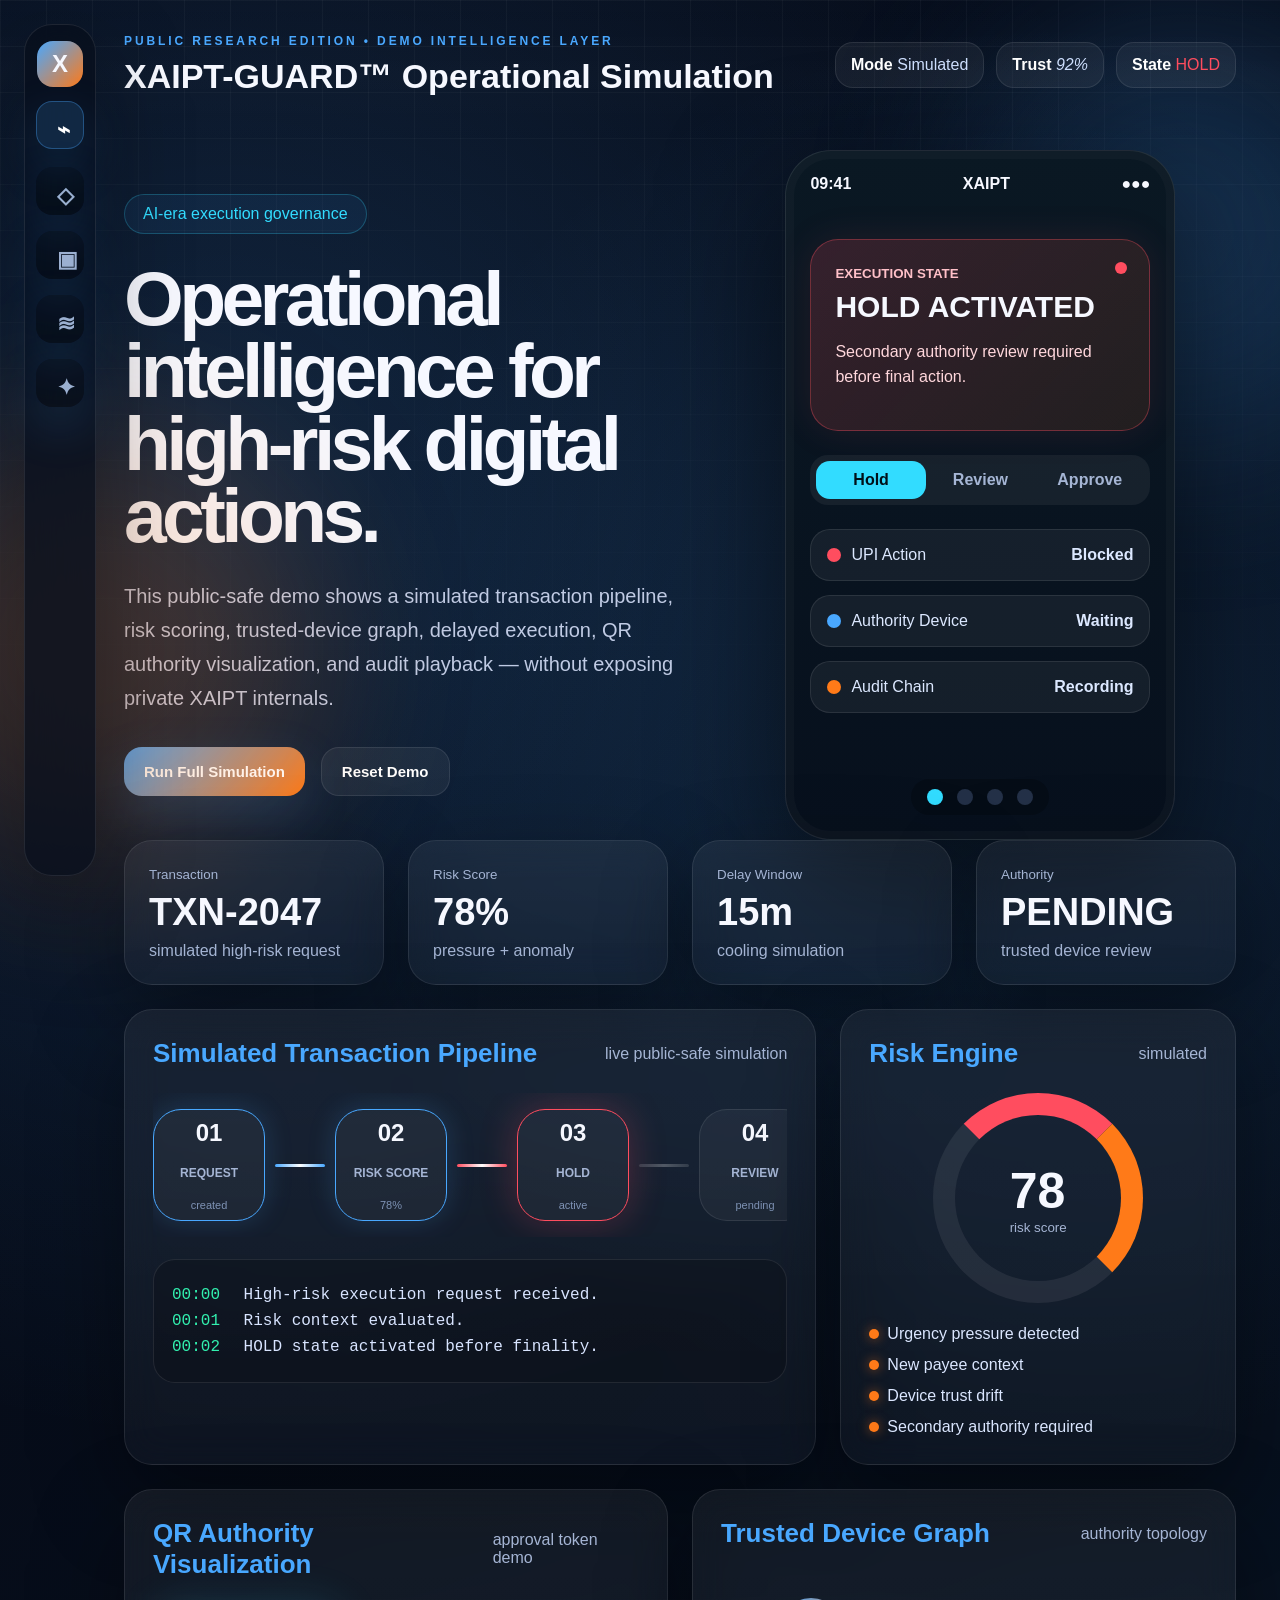
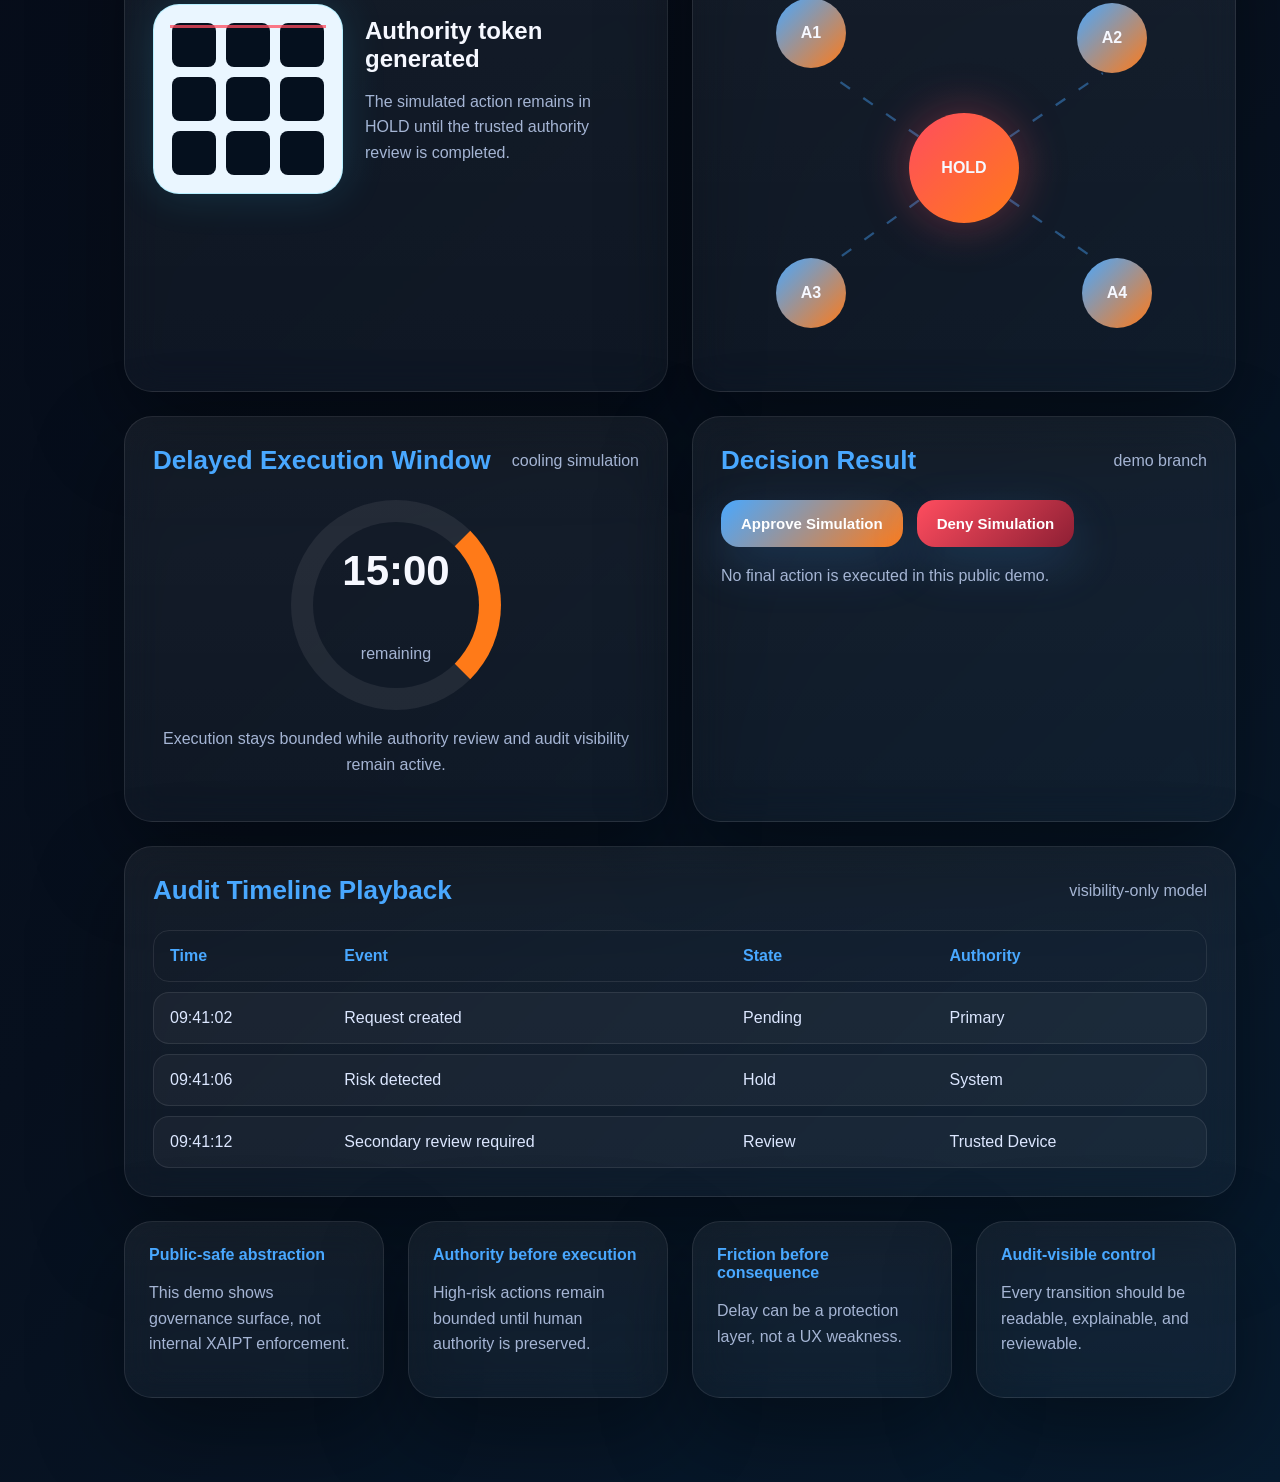
<file: public-demo/index.html>
<!DOCTYPE html>
<html lang="en">
<head>
  <meta charset="UTF-8" />
  <meta name="viewport" content="width=device-width, initial-scale=1.0" />
  <title>XAIPT-GUARD™ — Demo Intelligence Layer</title>
  <link rel="stylesheet" href="styles.css" />
</head>
<body>
  <div class="grid-layer"></div>
  <div class="ambient blue"></div>
  <div class="ambient orange"></div>
  <div class="scanline"></div>

  <aside class="rail">
    <div class="logo">X</div>
    <button class="nav active" data-target="hero">⌁</button>
    <button class="nav" data-target="pipeline">◇</button>
    <button class="nav" data-target="qr">▣</button>
    <button class="nav" data-target="audit">≋</button>
    <button class="nav" data-target="doctrine">✦</button>
  </aside>

  <main class="page">
    <header class="topbar">
      <div>
        <p class="kicker">PUBLIC RESEARCH EDITION • DEMO INTELLIGENCE LAYER</p>
        <h1>XAIPT-GUARD™ Operational Simulation</h1>
      </div>
      <div class="top-metrics">
        <span><b>Mode</b> Simulated</span>
        <span><b>Trust</b> <i id="topTrust">92%</i></span>
        <span class="danger"><b>State</b> <i id="topState">HOLD</i></span>
      </div>
    </header>

    <section id="hero" class="hero">
      <div class="hero-copy">
        <span class="chip">AI-era execution governance</span>
        <h2>Operational intelligence for high-risk digital actions.</h2>
        <p>
          This public-safe demo shows a simulated transaction pipeline, risk scoring,
          trusted-device graph, delayed execution, QR authority visualization,
          and audit playback — without exposing private XAIPT internals.
        </p>
        <div class="action-row">
          <button id="runDemo">Run Full Simulation</button>
          <button class="ghost" id="resetDemo">Reset Demo</button>
        </div>
      </div>

      <div class="phone-stage">
        <div class="phone">
          <div class="phone-top"><span>09:41</span><b>XAIPT</b><span>●●●</span></div>
          <div class="phone-alert">
            <small>Execution State</small>
            <strong id="phoneState">HOLD ACTIVATED</strong>
            <p id="phoneMsg">Secondary authority review required before final action.</p>
            <div class="ping"></div>
          </div>
          <div class="segments">
            <span id="segHold" class="active">Hold</span>
            <span id="segReview">Review</span>
            <span id="segApprove">Approve</span>
          </div>
          <div class="mobile-list">
            <div><i class="red"></i><span>UPI Action</span><b id="upiState">Blocked</b></div>
            <div><i class="blue"></i><span>Authority Device</span><b id="authState">Waiting</b></div>
            <div><i class="orange"></i><span>Audit Chain</span><b id="auditState">Recording</b></div>
          </div>
          <div class="dock"><i class="active"></i><i></i><i></i><i></i></div>
        </div>
      </div>
    </section>

    <section class="stats">
      <div class="stat"><small>Transaction</small><strong id="txnId">TXN-2047</strong><span>simulated high-risk request</span></div>
      <div class="stat"><small>Risk Score</small><strong id="riskText">78%</strong><span id="riskReason">pressure + anomaly</span></div>
      <div class="stat"><small>Delay Window</small><strong id="delayText">15m</strong><span>cooling simulation</span></div>
      <div class="stat"><small>Authority</small><strong id="authorityText">PENDING</strong><span>trusted device review</span></div>
    </section>

    <section id="pipeline" class="runtime-grid">
      <div class="panel wide">
        <div class="panel-head">
          <h3>Simulated Transaction Pipeline</h3>
          <span id="pipelineStatus">live public-safe simulation</span>
        </div>

        <div class="pipeline">
          <div class="pipe-step active" id="stepRequest"><b>01</b><span>REQUEST</span><em>created</em></div>
          <div class="pipe-line active"></div>
          <div class="pipe-step active" id="stepRisk"><b>02</b><span>RISK SCORE</span><em>78%</em></div>
          <div class="pipe-line hold"></div>
          <div class="pipe-step hold" id="stepHold"><b>03</b><span>HOLD</span><em>active</em></div>
          <div class="pipe-line muted" id="lineReview"></div>
          <div class="pipe-step" id="stepReview"><b>04</b><span>REVIEW</span><em>pending</em></div>
          <div class="pipe-line muted" id="lineExecute"></div>
          <div class="pipe-step" id="stepExecute"><b>05</b><span>EXECUTE</span><em>locked</em></div>
        </div>

        <div class="console" id="console">
          <p><span>00:00</span> High-risk execution request received.</p>
          <p><span>00:01</span> Risk context evaluated.</p>
          <p><span>00:02</span> HOLD state activated before finality.</p>
        </div>
      </div>

      <div class="panel">
        <div class="panel-head"><h3>Risk Engine</h3><span>simulated</span></div>
        <div class="risk-meter">
          <div><strong id="riskNumber">78</strong><small>risk score</small></div>
        </div>
        <ul class="risk-list" id="riskList">
          <li>Urgency pressure detected</li>
          <li>New payee context</li>
          <li>Device trust drift</li>
          <li>Secondary authority required</li>
        </ul>
      </div>
    </section>

    <section id="qr" class="split">
      <div class="panel">
        <div class="panel-head"><h3>QR Authority Visualization</h3><span>approval token demo</span></div>
        <div class="qr-wrap">
          <div class="qr" id="qrBox">
            <i></i><i></i><i></i><i></i><i></i><i></i><i></i><i></i><i></i>
          </div>
          <div class="qr-copy">
            <strong id="qrTitle">Authority token generated</strong>
            <p id="qrDesc">The simulated action remains in HOLD until the trusted authority review is completed.</p>
          </div>
        </div>
      </div>

      <div class="panel">
        <div class="panel-head"><h3>Trusted Device Graph</h3><span>authority topology</span></div>
        <div class="topology">
          <svg viewBox="0 0 420 280">
            <path class="s1" d="M210 140 L92 58" />
            <path class="s2" d="M210 140 L330 58" />
            <path class="s3" d="M210 140 L96 222" />
            <path class="s4" d="M210 140 L328 222" />
          </svg>
          <div class="core" id="coreNode">HOLD</div>
          <div class="orbit o1">A1</div>
          <div class="orbit o2">A2</div>
          <div class="orbit o3">A3</div>
          <div class="orbit o4">A4</div>
        </div>
      </div>
    </section>

    <section class="split">
      <div class="panel">
        <div class="panel-head"><h3>Delayed Execution Window</h3><span>cooling simulation</span></div>
        <div class="delay-box">
          <div class="delay-ring"><strong id="delayMinutes">15:00</strong><span>remaining</span></div>
          <p>Execution stays bounded while authority review and audit visibility remain active.</p>
        </div>
      </div>

      <div class="panel">
        <div class="panel-head"><h3>Decision Result</h3><span>demo branch</span></div>
        <div class="decision-actions">
          <button id="approveBtn">Approve Simulation</button>
          <button class="deny" id="denyBtn">Deny Simulation</button>
        </div>
        <p class="decision-note" id="decisionNote">No final action is executed in this public demo.</p>
      </div>
    </section>

    <section id="audit" class="panel audit">
      <div class="panel-head"><h3>Audit Timeline Playback</h3><span>visibility-only model</span></div>
      <div class="audit-table" id="auditTable">
        <div class="row head"><span>Time</span><span>Event</span><span>State</span><span>Authority</span></div>
        <div class="row"><span>09:41:02</span><span>Request created</span><span>Pending</span><span>Primary</span></div>
        <div class="row"><span>09:41:06</span><span>Risk detected</span><span>Hold</span><span>System</span></div>
        <div class="row"><span>09:41:12</span><span>Secondary review required</span><span>Review</span><span>Trusted Device</span></div>
      </div>
    </section>

    <section id="doctrine" class="doctrine">
      <div><b>Public-safe abstraction</b><p>This demo shows governance surface, not internal XAIPT enforcement.</p></div>
      <div><b>Authority before execution</b><p>High-risk actions remain bounded until human authority is preserved.</p></div>
      <div><b>Friction before consequence</b><p>Delay can be a protection layer, not a UX weakness.</p></div>
      <div><b>Audit-visible control</b><p>Every transition should be readable, explainable, and reviewable.</p></div>
    </section>
  </main>

  <nav class="mobile-tabs">
    <button class="active" data-target="hero">Home</button>
    <button data-target="pipeline">Flow</button>
    <button data-target="qr">QR</button>
    <button data-target="audit">Audit</button>
  </nav>

  <script src="app.js"></script>
</body>
</html>
</file>
<file: public-demo/styles.css>
:root{
  --bg:#040815; --panel:#0a1221; --line:rgba(255,255,255,.09); --text:#f6f8ff;
  --muted:#a5b5d4; --blue:#49a8ff; --cyan:#32dcff; --orange:#ff7a18;
  --red:#ff4d5f; --green:#32f0af; --shadow:0 34px 90px rgba(0,0,0,.38);
}
*{box-sizing:border-box}
html{scroll-behavior:smooth}
body{
  margin:0; color:var(--text); font-family:Inter,Segoe UI,Arial,sans-serif; overflow-x:hidden;
  background:radial-gradient(circle at 18% 16%,rgba(73,168,255,.18),transparent 34%),
             radial-gradient(circle at 82% 24%,rgba(73,168,255,.13),transparent 28%),
             linear-gradient(135deg,#050814,#07101e 62%,#071b2f);
}
.grid-layer{position:fixed;inset:0;pointer-events:none;background-image:linear-gradient(rgba(255,255,255,.035) 1px,transparent 1px),linear-gradient(90deg,rgba(255,255,255,.035) 1px,transparent 1px);background-size:46px 46px;mask-image:linear-gradient(to bottom,#000,transparent 92%)}
.ambient{position:fixed;width:430px;height:430px;border-radius:50%;filter:blur(92px);opacity:.20;pointer-events:none}.blue{right:-120px;top:2%;background:var(--blue)}.orange{left:-120px;bottom:4%;background:var(--orange)}
.scanline{position:fixed;inset:0;pointer-events:none;background:linear-gradient(to bottom,transparent,rgba(255,255,255,.035),transparent);height:150px;animation:scan 7s linear infinite;opacity:.34}
.rail{position:fixed;left:24px;top:24px;bottom:24px;width:72px;border:1px solid var(--line);background:rgba(8,14,28,.74);backdrop-filter:blur(18px);border-radius:28px;display:flex;flex-direction:column;align-items:center;padding:16px 10px;gap:16px;z-index:20;box-shadow:var(--shadow)}
.logo{width:46px;height:46px;border-radius:16px;background:linear-gradient(135deg,var(--blue),var(--orange));display:grid;place-items:center;font-weight:900;font-size:24px}
.nav{width:48px;height:48px;border-radius:16px;border:1px solid transparent;background:rgba(0,0,0,.13);color:#9bb0d1;font-size:22px;cursor:pointer;transition:.25s}
.nav:hover,.nav.active{background:rgba(73,168,255,.16);border-color:rgba(73,168,255,.34);color:white;transform:translateY(-2px)}
.page{padding:34px 44px 84px 124px;max-width:1880px;margin:auto}
.topbar{display:flex;align-items:center;justify-content:space-between;margin-bottom:54px;gap:24px}
.kicker{margin:0 0 9px;color:var(--blue);letter-spacing:.24em;font-size:12px;font-weight:900}.topbar h1{font-size:34px;margin:0}
.top-metrics{display:flex;gap:12px;flex-wrap:wrap}.top-metrics span{border:1px solid var(--line);background:rgba(255,255,255,.055);border-radius:18px;padding:13px 15px;color:#cfe0ff;position:relative;overflow:hidden}.top-metrics span:before{content:"";position:absolute;inset:0;background:linear-gradient(90deg,transparent,rgba(255,255,255,.08),transparent);transform:translateX(-120%);animation:sweep 4.8s infinite}.top-metrics b{color:white}.top-metrics .danger i{color:var(--red);font-style:normal}
.hero{display:grid;grid-template-columns:1.05fr .95fr;gap:36px;align-items:center;min-height:560px}.chip{display:inline-flex;border:1px solid rgba(50,220,255,.25);color:var(--cyan);background:rgba(73,168,255,.08);padding:10px 18px;border-radius:999px;margin-bottom:28px}
.hero-copy h2{font-size:clamp(44px,6vw,92px);line-height:.94;margin:0 0 28px;letter-spacing:-.06em}.hero-copy p{font-size:20px;color:#c0cbe4;line-height:1.7;max-width:800px}.hero-copy strong{color:#fff}.action-row{display:flex;gap:16px;flex-wrap:wrap;margin-top:32px}
button{border:none;border-radius:18px;padding:15px 20px;background:linear-gradient(135deg,var(--blue),var(--orange));color:#fff;font-weight:900;font-size:15px;cursor:pointer;box-shadow:0 18px 50px rgba(73,168,255,.18);transition:.25s}.ghost{background:rgba(255,255,255,.06);border:1px solid var(--line);box-shadow:none}.deny{background:linear-gradient(135deg,var(--red),#8d1f34)}button:hover{transform:translateY(-3px);filter:brightness(1.08)}
.phone-stage{display:grid;place-items:center}.phone{width:min(390px,86vw);height:690px;border:1px solid rgba(255,255,255,.11);background:linear-gradient(180deg,#0a1823,#07101d);border-radius:46px;padding:24px;box-shadow:0 40px 120px rgba(0,0,0,.55),inset 0 0 0 8px rgba(255,255,255,.025);position:relative;overflow:hidden;animation:floatPhone 6s ease-in-out infinite}.phone-top{display:flex;justify-content:space-between;font-weight:900;position:relative;z-index:2}
.phone-alert{position:relative;margin-top:46px;border-radius:28px;padding:24px;background:linear-gradient(135deg,rgba(255,77,95,.18),rgba(255,122,24,.1));border:1px solid rgba(255,77,95,.35);box-shadow:0 0 38px rgba(255,77,95,.10)}.phone-alert small{color:#ffc0c8;text-transform:uppercase;font-weight:900}.phone-alert strong{display:block;font-size:30px;margin:8px 0}.phone-alert p{color:#ffd7dc;line-height:1.55}.ping{position:absolute;right:22px;top:22px;width:12px;height:12px;border-radius:50%;background:var(--red);animation:ping 1.8s infinite}
.segments{display:flex;background:rgba(255,255,255,.055);border-radius:18px;margin:24px 0;padding:6px}.segments span{flex:1;text-align:center;padding:10px;border-radius:14px;color:var(--muted);font-weight:900}.segments .active{background:var(--cyan);color:#001018}.mobile-list{display:grid;gap:14px}.mobile-list div{display:grid;grid-template-columns:auto 1fr auto;align-items:center;gap:10px;background:rgba(255,255,255,.055);border:1px solid var(--line);padding:16px;border-radius:20px;color:#dce8ff}.mobile-list i{width:14px;height:14px;border-radius:50%;display:inline-block}.red{background:var(--red)}.blue{background:var(--blue)}.orange{background:var(--orange)}.dock{position:absolute;bottom:24px;left:50%;transform:translateX(-50%);display:flex;gap:14px;background:rgba(0,0,0,.22);padding:10px 16px;border-radius:999px}.dock i{width:16px;height:16px;border-radius:50%;background:#243148}.dock .active{background:var(--cyan)}
.stats,.runtime-grid,.split,.doctrine{display:grid;gap:24px}.stats{grid-template-columns:repeat(4,1fr);margin-bottom:24px}.stat,.panel,.doctrine div{border:1px solid var(--line);background:linear-gradient(180deg,rgba(255,255,255,.06),rgba(255,255,255,.034));backdrop-filter:blur(18px);border-radius:28px;box-shadow:var(--shadow);position:relative;overflow:hidden}.stat{padding:24px}.stat small,.stat span{color:var(--muted)}.stat strong{display:block;font-size:38px;margin:8px 0}
.runtime-grid{grid-template-columns:1.4fr .8fr;margin-bottom:24px}.split{grid-template-columns:1fr 1fr;margin-bottom:24px}.panel{padding:28px}.panel-head{display:flex;justify-content:space-between;align-items:center;gap:20px;margin-bottom:24px}.panel-head h3{margin:0;color:var(--blue);font-size:26px}.panel-head span{color:var(--muted)}
.pipeline{display:flex;align-items:center;gap:10px;overflow-x:auto;padding:16px 0}.pipe-step{min-width:112px;height:112px;border-radius:28px;border:1px solid var(--line);background:rgba(255,255,255,.045);display:grid;place-items:center;text-align:center;transition:.28s}.pipe-step b{font-size:24px}.pipe-step span{font-size:12px;color:var(--muted);font-weight:900}.pipe-step em{font-size:11px;color:#7f93b5;font-style:normal}.pipe-step.active{border-color:var(--blue);box-shadow:0 0 28px rgba(73,168,255,.18)}.pipe-step.hold{border-color:var(--red);box-shadow:0 0 36px rgba(255,77,95,.25);animation:holdBreath 2.6s infinite}.pipe-step.approved{border-color:var(--green);box-shadow:0 0 36px rgba(50,240,175,.22)}
.pipe-line{height:3px;min-width:50px;background:rgba(255,255,255,.12);border-radius:99px;position:relative;overflow:hidden}.pipe-line:after{content:"";position:absolute;inset:0;background:linear-gradient(90deg,transparent,white,transparent);animation:lineRun 2.8s infinite}.pipe-line.active{background:var(--blue)}.pipe-line.hold{background:var(--red)}.pipe-line.ready{background:var(--green)}.pipe-line.muted:after{opacity:.15}
.console{margin-top:22px;background:rgba(0,0,0,.18);border:1px solid var(--line);border-radius:22px;padding:18px;font-family:ui-monospace,Consolas,monospace}.console p{margin:8px 0;color:#d8e4ff}.console span{color:var(--green);margin-right:14px}
.risk-meter{width:210px;height:210px;margin:6px auto 22px;border-radius:50%;border:22px solid rgba(255,255,255,.07);border-top-color:var(--red);border-right-color:var(--orange);display:grid;place-items:center;animation:slowSpin 10s linear infinite}.risk-meter strong{font-size:50px}.risk-meter small{display:block;color:var(--muted)}.risk-list{list-style:none;padding:0;margin:0;display:grid;gap:13px}.risk-list li{color:#dbe7ff}.risk-list li:before{content:"";display:inline-block;width:10px;height:10px;border-radius:50%;background:var(--orange);margin-right:8px;box-shadow:0 0 12px rgba(255,122,24,.55)}
.qr-wrap{display:grid;grid-template-columns:auto 1fr;gap:22px;align-items:center}.qr{width:190px;height:190px;border:1px solid rgba(50,220,255,.28);border-radius:26px;background:#eaf6ff;padding:18px;display:grid;grid-template-columns:repeat(3,1fr);gap:10px;box-shadow:0 0 44px rgba(50,220,255,.15);position:relative}.qr:after{content:"";position:absolute;left:16px;right:16px;height:3px;background:rgba(255,77,95,.75);top:20px;animation:qrScan 2.8s infinite}.qr i{background:#05101e;border-radius:8px}.qr-copy strong{font-size:24px}.qr-copy p{color:var(--muted);line-height:1.6}
.topology{position:relative;height:390px}.topology svg{position:absolute;inset:0;width:100%;height:100%;stroke:rgba(73,168,255,.42);stroke-width:2;fill:none}.topology path{stroke-dasharray:10 14;animation:dash 3s linear infinite}.core,.orbit{position:absolute;border-radius:50%;display:grid;place-items:center;font-weight:900}.core{width:110px;height:110px;left:50%;top:50%;transform:translate(-50%,-50%);background:linear-gradient(135deg,var(--red),var(--orange));box-shadow:0 0 48px rgba(255,77,95,.36);z-index:2;animation:holdBreath 2.6s infinite}.core.approved{background:linear-gradient(135deg,var(--green),var(--blue))}.orbit{width:70px;height:70px;background:linear-gradient(135deg,var(--blue),var(--orange));z-index:2;animation:nodeFloat 5s ease-in-out infinite}.o1{top:25px;left:55px}.o2{top:30px;right:60px}.o3{bottom:35px;left:55px}.o4{bottom:35px;right:55px}
.delay-box{display:grid;place-items:center;text-align:center}.delay-ring{width:210px;height:210px;border-radius:50%;border:22px solid rgba(255,255,255,.07);border-right-color:var(--orange);display:grid;place-items:center}.delay-ring strong{font-size:42px}.delay-ring span{display:block;color:var(--muted)}.delay-box p,.decision-note{color:var(--muted);line-height:1.6}.decision-actions{display:flex;gap:14px;flex-wrap:wrap}
.audit{margin-bottom:24px}.audit-table{display:grid;gap:10px}.row{display:grid;grid-template-columns:1fr 2.4fr 1.2fr 1.5fr;gap:14px;padding:16px;border-radius:16px;background:rgba(255,255,255,.04);border:1px solid var(--line);color:#dce7ff;transition:.25s}.row:hover,.row.flash{background:rgba(73,168,255,.08);border-color:rgba(73,168,255,.28)}.row.head{color:var(--blue);font-weight:900;background:transparent}.doctrine{grid-template-columns:repeat(4,1fr)}.doctrine div{padding:24px}.doctrine b{color:var(--blue)}.doctrine p{color:var(--muted);line-height:1.6}.mobile-tabs{display:none}
@keyframes scan{0%{transform:translateY(-180px)}100%{transform:translateY(100vh)}}@keyframes sweep{0%{transform:translateX(-130%)}100%{transform:translateX(130%)}}@keyframes floatPhone{0%,100%{transform:translateY(0)}50%{transform:translateY(-10px)}}@keyframes ping{0%{box-shadow:0 0 0 0 rgba(255,77,95,.6)}100%{box-shadow:0 0 0 18px rgba(255,77,95,0)}}@keyframes holdBreath{0%,100%{filter:brightness(1);transform:scale(1)}50%{filter:brightness(1.12);transform:scale(1.025)}}@keyframes lineRun{0%{transform:translateX(-120%)}100%{transform:translateX(120%)}}@keyframes slowSpin{from{transform:rotate(0)}to{transform:rotate(360deg)}}@keyframes dash{to{stroke-dashoffset:-48}}@keyframes nodeFloat{0%,100%{transform:translateY(0)}50%{transform:translateY(-8px)}}@keyframes qrScan{0%{top:20px}50%{top:166px}100%{top:20px}}
@media(max-width:1100px){.rail{display:none}.page{padding:26px 18px 96px}.topbar{flex-direction:column;align-items:flex-start}.hero{grid-template-columns:1fr}.phone-stage{order:-1}.stats,.runtime-grid,.split,.doctrine{grid-template-columns:1fr 1fr}.mobile-tabs{position:fixed;display:flex;left:12px;right:12px;bottom:12px;z-index:50;background:rgba(8,14,28,.84);border:1px solid var(--line);backdrop-filter:blur(18px);padding:8px;border-radius:22px;gap:8px}.mobile-tabs button{flex:1;padding:12px;border-radius:16px;background:transparent;box-shadow:none}.mobile-tabs .active{background:rgba(73,168,255,.18)}}@media(max-width:720px){.stats,.runtime-grid,.split,.doctrine{grid-template-columns:1fr}.top-metrics{width:100%}.top-metrics span{flex:1;text-align:center}.hero-copy h2{font-size:46px}.row{grid-template-columns:1fr}.phone{height:630px}.pipeline{padding-bottom:12px}.qr-wrap{grid-template-columns:1fr}.qr{margin:auto}}
</file>
